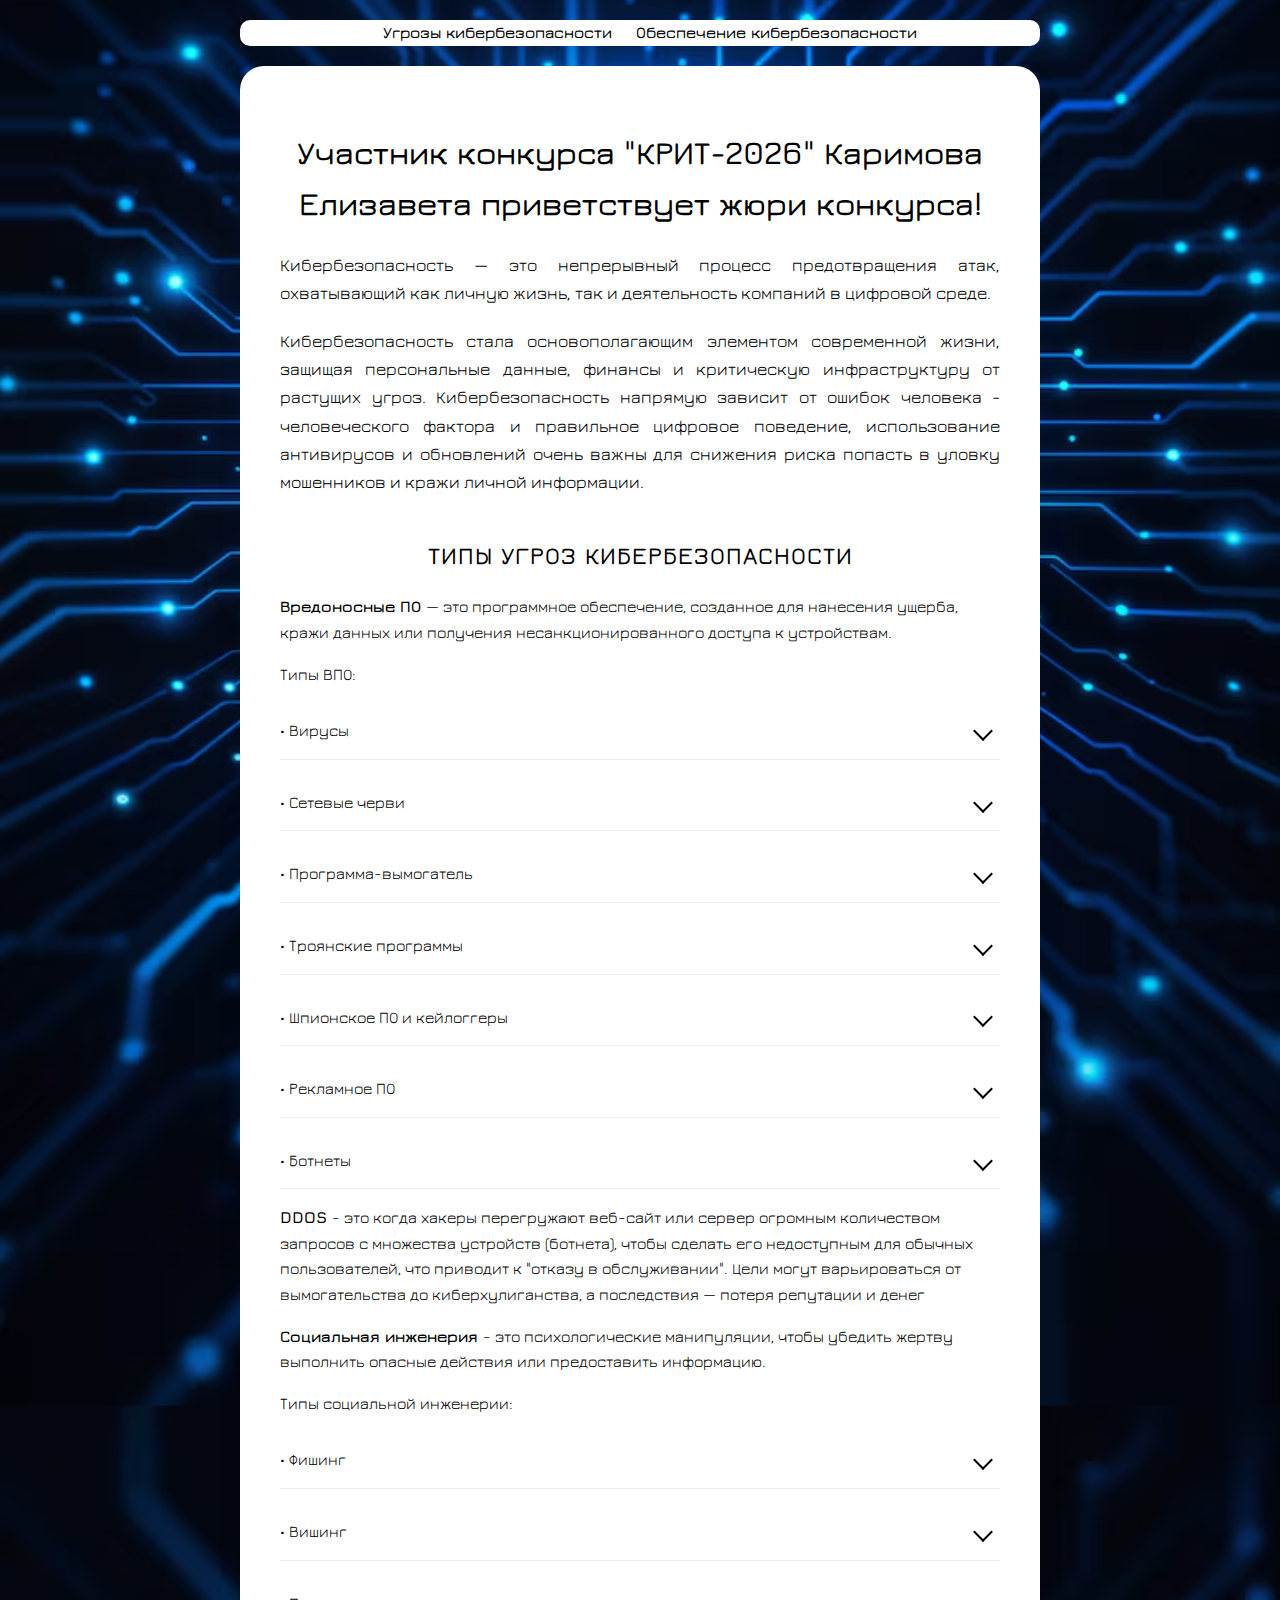
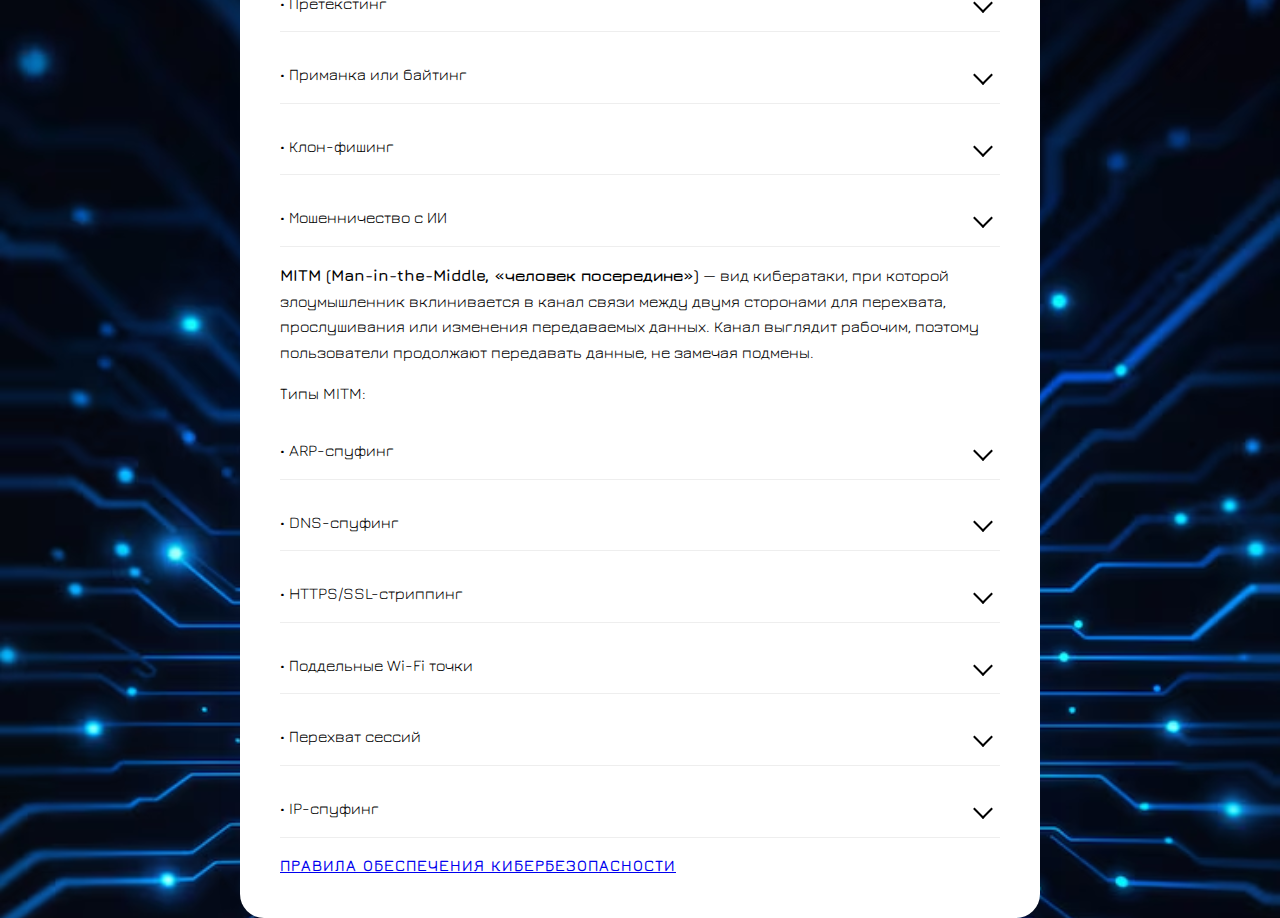
<file: index.html>
<html lang="ru">
  <head>
    <meta charset="UTF-8" />
    <meta name="viewport" content="width=device-width, initial-scale=1.0" />
    <title>Кибербезопасность — КРИТ-2026</title>

    <link rel="preconnect" href="https://fonts.googleapis.com" />
    <link rel="preconnect" href="https://fonts.gstatic.com" crossorigin />
    <link
      href="https://fonts.googleapis.com/css2?family=Jura:wght@400;700&display=swap"
      rel="stylesheet"
    />
    <link rel="stylesheet" href="style.css" />
  </head>
  <body>
    <menu>
      <ul>
        <li><a href="index.html">Угрозы кибербезопасности</a></li>
        <li><a href="rules.html">Обеспечение кибербезопасности</a></li>
      </ul>
    </menu>
    <main class="container">
      <div class="card">
        <h1 style="text-align: center; font-weight: 600">
          Участник конкурса "КРИТ-2026" Каримова Елизавета приветствует жюри
          конкурса!
        </h1>
        <p class="intro-text">
          Кибербезопасность — это непрерывный процесс предотвращения атак,
          охватывающий как личную жизнь, так и деятельность компаний в цифровой
          среде.
        </p>

        <p class="intro-text">
          Кибербезопасность стала основополагающим элементом современной жизни,
          защищая персональные данные, финансы и критическую инфраструктуру от
          растущих угроз. Кибербезопасность напрямую зависит от ошибок человека
          - человеческого фактора и правильное цифровое поведение, использование
          антивирусов и обновлений очень важны для снижения риска попасть в
          уловку мошенников и кражи личной информации.
        </p>

        <h2 class="center-title">Типы угроз кибербезопасности</h2>

        <p>
          <b>Вредоносные ПО </b>— это программное обеспечение, созданное для
          нанесения ущерба, кражи данных или получения несанкционированного
          доступа к устройствам.
        </p>

        <p>Типы ВПО:</p>

        <!-- Дроп 1 -->
        <div class="drop-item">
          <input type="checkbox" id="drop1" class="drop-input" />
          <label for="drop1" class="drop-header">
            <span>• Вирусы</span>
            <div class="arrow"></div>
          </label>
          <div class="drop-content">
            Компьютерный вирус — это вредоносная программа, способная
            самостоятельно размножаться, внедрять свои копии в код других
            файлов, системные области памяти или документы. Они наносят ущерб:
            уничтожают данные, крадут информацию, блокируют работу ПК или
            замедляют систему, распространяясь через интернет, электронную почту
            и носители.
          </div>
        </div>

        <!-- Дроп 2 -->
        <div class="drop-item">
          <input type="checkbox" id="drop2" class="drop-input" />
          <label for="drop2" class="drop-header">
            <span>• Сетевые черви</span>
            <div class="arrow"></div>
          </label>
          <div class="drop-content">
            Сетевые черви распространяются путем создания копий самостоятельно
            по локальным и глобальным компьютерным сетям, могут снизить
            продуктивность устройства, удалять файлы или даже отключать
            некоторые программы.
          </div>
        </div>

        <!-- Дроп 3 -->
        <div class="drop-item">
          <input type="checkbox" id="drop3" class="drop-input" />
          <label for="drop3" class="drop-header">
            <span>• Программа-вымогатель</span>
            <div class="arrow"></div>
          </label>
          <div class="drop-content">
            Программа-вымогатель блокирует доступ к компьютерной системе или
            предотвращает считывание записанных в нём данных, а затем требует
            выкуп для восстановления исходного состояния.
          </div>
        </div>

        <!-- Дроп 4 -->
        <div class="drop-item">
          <input type="checkbox" id="drop4" class="drop-input" />
          <label for="drop4" class="drop-header">
            <span>• Троянские программы</span>
            <div class="arrow"></div>
          </label>
          <div class="drop-content">
            Троянские программы маскируются под настоящие приложения, крадут
            информацию или получают контроль над устройством.
          </div>
        </div>

        <!-- Дроп 5 -->
        <div class="drop-item">
          <input type="checkbox" id="drop5" class="drop-input" />
          <label for="drop5" class="drop-header">
            <span>• Шпионское ПО и кейлоггеры</span>
            <div class="arrow"></div>
          </label>
          <div class="drop-content">
            Шпионское ПО и кейлоггеры крадут личные данные, следят за
            действиями, контролируют функции устройства, изменяют настройки.
          </div>
        </div>

        <div class="drop-item">
          <input type="checkbox" id="drop6" class="drop-input" />
          <label for="drop6" class="drop-header">
            <span>• Рекламное ПО</span>
            <div class="arrow"></div>
          </label>

          <div class="drop-content">
            Рекламные ПО отображают навязчивую рекламу, часто перенаправляя
            пользователя.
          </div>
        </div>

        <div class="drop-item">
          <input type="checkbox" id="drop7" class="drop-input" />
          <label for="drop7" class="drop-header">
            <span>• Ботнеты</span>
            <div class="arrow"></div>
          </label>

          <div class="drop-content">
            Ботнеты - это эараженные устройства, которые управляются хакером
            удаленно, и в дальнейшем используютя для масштабных атак, скрытого
            майнинга и кражи данных.
          </div>
        </div>

        <p>
          <b>DDOS </b>- это когда хакеры перегружают веб-сайт или сервер
          огромным количеством запросов с множества устройств (ботнета), чтобы
          сделать его недоступным для обычных пользователей, что приводит к
          "отказу в обслуживании". Цели могут варьироваться от вымогательства до
          киберхулиганства, а последствия — потеря репутации и денег
        </p>

        <p>
          <b>Социальная инженерия </b> - это психологические манипуляции, чтобы
          убедить жертву выполнить опасные действия или предоставить информацию.
        </p>
        <p>Типы социальной инженерии:</p>

        <div class="drop-item">
          <input type="checkbox" id="drop8" class="drop-input" />
          <label for="drop8" class="drop-header">
            <span>• Фишинг</span>
            <div class="arrow"></div>
          </label>

          <div class="drop-content">
            Массовые рассылки с поддельными ссылками.
          </div>
        </div>

        <div class="drop-item">
          <input type="checkbox" id="drop9" class="drop-input" />
          <label for="drop9" class="drop-header">
            <span>• Вишинг</span>
            <div class="arrow"></div>
          </label>

          <div class="drop-content">
            Телефонные звонки от "сотрудников банка".
          </div>
        </div>

        <div class="drop-item">
          <input type="checkbox" id="drop10" class="drop-input" />
          <label for="drop10" class="drop-header">
            <span>• Претекстинг</span>
            <div class="arrow"></div>
          </label>

          <div class="drop-content">
            Создание ложной истории для получения данных.
          </div>
        </div>

        <div class="drop-item">
          <input type="checkbox" id="drop11" class="drop-input" />
          <label for="drop11" class="drop-header">
            <span>• Приманка или байтинг</span>
            <div class="arrow"></div>
          </label>

          <div class="drop-content">Обещания выгоды.</div>
        </div>

        <div class="drop-item">
          <input type="checkbox" id="drop12" class="drop-input" />
          <label for="drop12" class="drop-header">
            <span>• Клон-фишинг</span>
            <div class="arrow"></div>
          </label>

          <div class="drop-content">
            Копия реального письма, но с вредоносной ссылкой.
          </div>
        </div>

        <div class="drop-item">
          <input type="checkbox" id="drop13" class="drop-input" />
          <label for="drop13" class="drop-header">
            <span>• Мошенничество с ИИ </span>
            <div class="arrow"></div>
          </label>

          <div class="drop-content">
            Использование ИИ для создания реалистичных голосовых сообщений и
            текстов.
          </div>
        </div>

        <p>
          <b>MITM (Man-in-the-Middle, «человек посередине»)</b> — вид
          кибератаки, при которой злоумышленник вклинивается в канал связи между
          двумя сторонами для перехвата, прослушивания или изменения
          передаваемых данных. Канал выглядит рабочим, поэтому пользователи
          продолжают передавать данные, не замечая подмены.
        </p>
        <p>Типы MITM:</p>

        <div class="drop-item">
          <input type="checkbox" id="drop14" class="drop-input" />
          <label for="drop14" class="drop-header">
            <span>• ARP-спуфинг</span>
            <div class="arrow"></div>
          </label>

          <div class="drop-content">
            Классический прием в локальных сетях, где злоумышленник связывает
            свой MAC-адрес с IP-адресом пользователя.
          </div>
        </div>

        <div class="drop-item">
          <input type="checkbox" id="drop15" class="drop-input" />
          <label for="drop15" class="drop-header">
            <span>• DNS-спуфинг</span>
            <div class="arrow"></div>
          </label>

          <div class="drop-content">
            Подмена DNS-записей, перенаправляющая пользователя на фишинговый
            сайт.
          </div>
        </div>

        <div class="drop-item">
          <input type="checkbox" id="drop16" class="drop-input" />
          <label for="drop16" class="drop-header">
            <span>• HTTPS/SSL-стриппинг</span>
            <div class="arrow"></div>
          </label>

          <div class="drop-content">
            Понижение соединения с безопасного HTTPS до незащищенного HTTP.
            сайт.
          </div>
        </div>

        <div class="drop-item">
          <input type="checkbox" id="drop17" class="drop-input" />
          <label for="drop17" class="drop-header">
            <span>• Поддельные Wi-Fi точки</span>
            <div class="arrow"></div>
          </label>

          <div class="drop-content">
            Понижение соединения с безопасного HTTPS до незащищенного HTTP.
            сайт.
          </div>
        </div>

        <div class="drop-item">
          <input type="checkbox" id="drop18" class="drop-input" />
          <label for="drop18" class="drop-header">
            <span>• Перехват сессий</span>
            <div class="arrow"></div>
          </label>

          <div class="drop-content">
            Угон Cookie-файлов для доступа к аккаунтам без пароля.
          </div>
        </div>
        <div class="drop-item">
          <input type="checkbox" id="drop19" class="drop-input" />
          <label for="drop19" class="drop-header">
            <span>• IP-спуфинг </span>
            <div class="arrow"></div>
          </label>

          <div class="drop-content">
            Использование поддельного IP-адреса для выдачи себя за доверенный
            узел.
          </div>
        </div>

        <a href="rules.html" class="center-title"
          >Правила обеспечения кибербезопасности</a
        >
      </div>
    </main>
  </body>
</html>
</file>
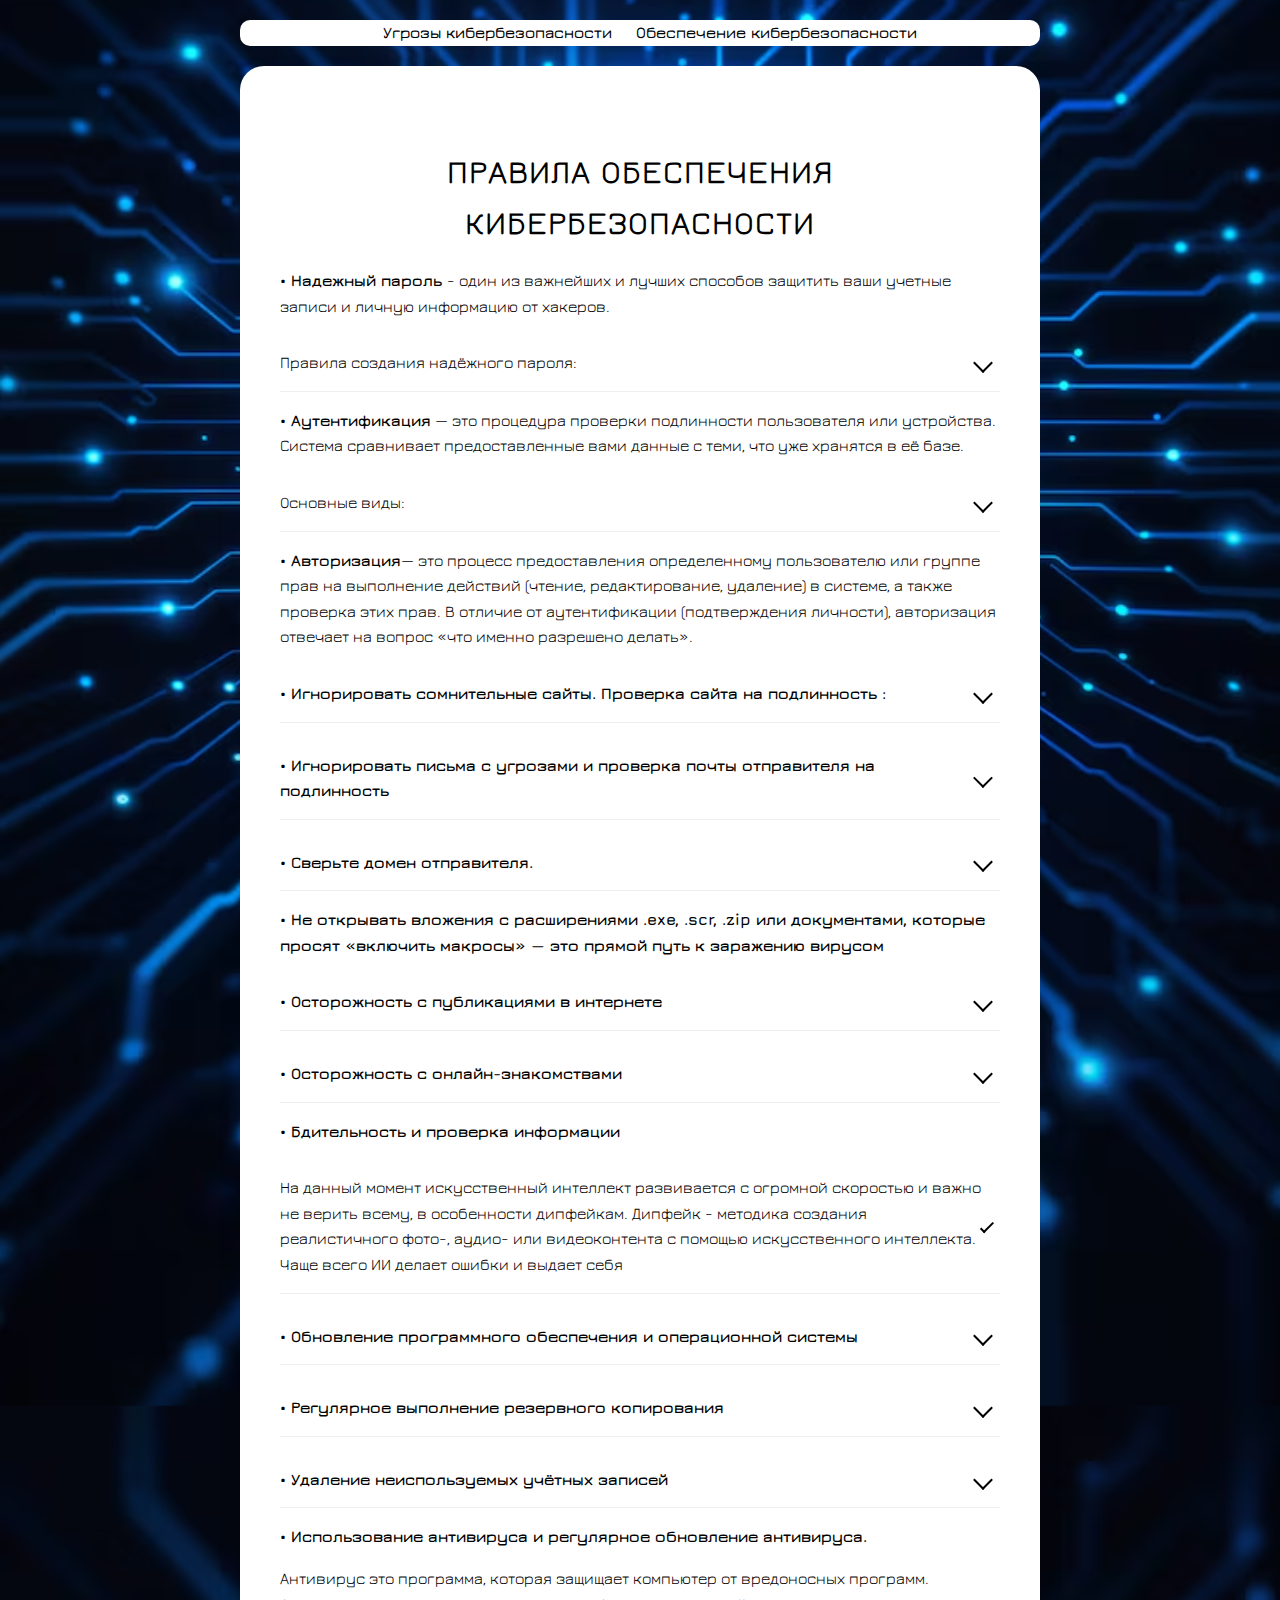
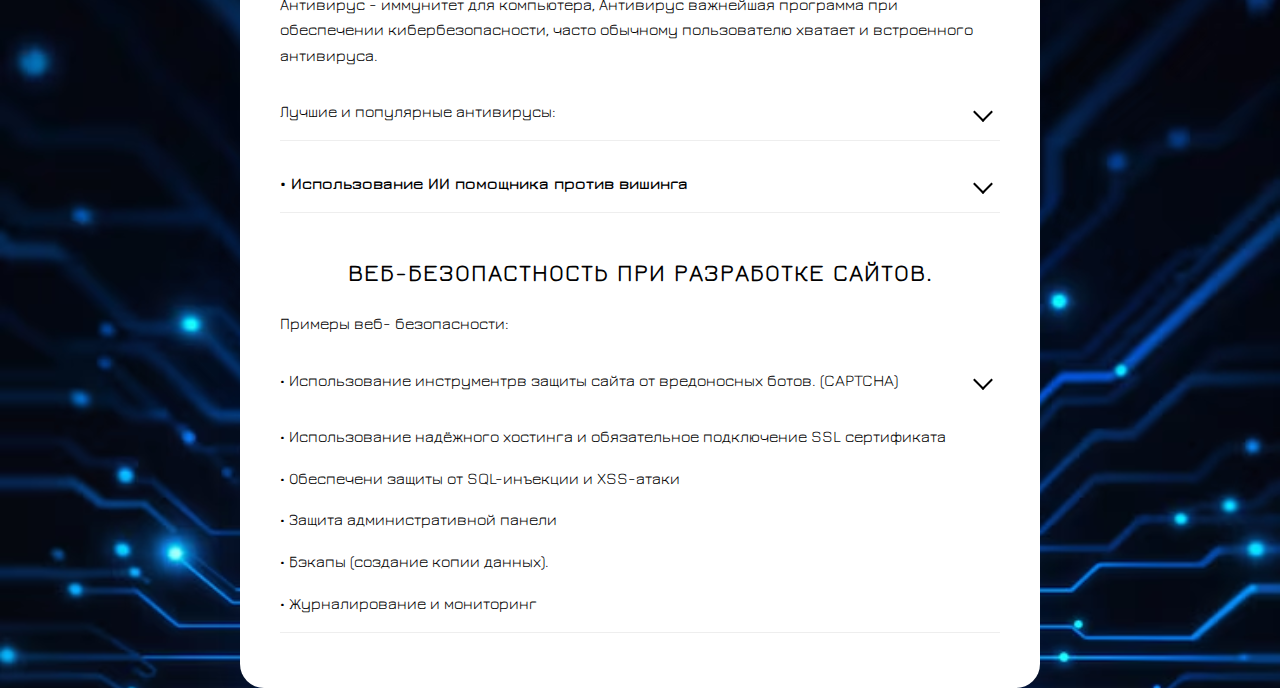
<file: rules.html>
<html lang="ru">
  <head>
    <meta charset="UTF-8" />
    <meta name="viewport" content="width=device-width, initial-scale=1.0" />
    <title>Кибербезопасность — КРИТ-2026</title>

    <link rel="preconnect" href="https://fonts.googleapis.com" />
    <link rel="preconnect" href="https://fonts.gstatic.com" crossorigin />
    <link
      href="https://fonts.googleapis.com/css2?family=Jura:wght@400;700&display=swap"
      rel="stylesheet"
    />
    <link rel="stylesheet" href="style.css" />
  </head>
  <body>
    <menu>
      <ul>
        <li><a href="index.html">Угрозы кибербезопасности</a></li>
        <li><a href="rules.html">Обеспечение кибербезопасности</a></li>
      </ul>
    </menu>
    <div class="container">
      <div class="card">
        <h1 class="center-title" style="text-align: center; font-weight: 600">
          Правила обеспечения кибербезопасности
        </h1>

        <p>
          <b>• Надежный пароль </b>- один из важнейших и лучших способов
          защитить ваши учетные записи и личную информацию от хакеров.
        </p>

        <div class="drop-item">
          <input type="checkbox" id="drop1" class="drop-input" />
          <label for="drop1" class="drop-header">
            <span>Правила создания надёжного пароля:</span>
            <div class="arrow"></div>
          </label>
          <div class="drop-content">
            <ul>
              <li>
                не использовать словарные пароли, т.е. пароли, состоящие из
                осмысленного слова, в том числе «русских» слов, напечатанных в
                «английской» раскладке. Например, «Rb,th,tpjgfcnyjcnm!» (Кибер
                безопасность!» в английской раскладке)
              </li>
              <li>
                не использовать в пароле имена, фамилии, даты рождения, или
                дургие, легко предсказуемые данные личного характера
              </li>
              <li>
                не использовать 3 и более одинаковых символов подряд (aaa, 888,
                и т.д.)
              </li>
              <li>
                не использовать 3 и более символов, расположенных на клавиатуре
                рядом (qwe, qaz, 678, fds и т.д.)
              </li>
              <li>
                не использовать легко угадываемую логику формирования пароля
                (1а2б3в)
              </li>
              <li>
                не использовать один и тот же пароль для нескольких учетных
                записей
              </li>
              <li>рекомндуемая длинна пароля не менее 12 символов</li>
              <li>
                в пароле одновременно должны быть как минимум четыре символа
                разного типа (заглавные буквы, строчные буквы, цифры,
                специальные символы)
              </li>
              <li>
                использовать генераторы паролей. Например сайт
                <a
                  target="_blank"
                  href="https://www.eset.com/ua-ru/home/generator-paroley/"
                  >Eset</a
                >
              </li>
            </ul>
          </div>
        </div>

        <p>
          <b>• Аутентификация</b> — это процедура проверки подлинности
          пользователя или устройства. Система сравнивает предоставленные вами
          данные с теми, что уже хранятся в её базе.
        </p>

        <div class="drop-item">
          <input type="checkbox" id="drop2" class="drop-input" />
          <label for="drop2" class="drop-header">
            <span>Основные виды:</span>
            <div class="arrow"></div>
          </label>
          <div class="drop-content">
            <ul>
              <li>
                Однофакторная - достаточно только пароля (самый уязвимый метод).
              </li>
              <li>
                Двухфакторная (2FA) - требует подтверждения вторым способом.
                Примеры 2FA: 1) SMS-коды/email: Самый распространенный, но менее
                надежный способ. 2) Приложения-аутентификаторы: Генерация кодов
                без интернета (Google Authenticator, Max). 3) Push-уведомления:
                Запрос на подтверждение входа на смартфоне. Аппаратные ключи:
                Физические USB-токены.
              </li>
              <li>
                Многофакторная (MFA) - использование трех и более уровней
                защиты.
              </li>
            </ul>
          </div>
        </div>

        <p>
          <b>• Авторизация</b>— это процесс предоставления определенному
          пользователю или группе прав на выполнение действий (чтение,
          редактирование, удаление) в системе, а также проверка этих прав. В
          отличие от аутентификации (подтверждения личности), авторизация
          отвечает на вопрос «что именно разрешено делать».
        </p>

        <div class="drop-item">
          <input type="checkbox" id="drop3" class="drop-input" />
          <label for="drop3" class="drop-header2">
            <b>
              • Игнорировать сомнительные сайты. Проверка сайта на подлинность
              :</b
            >
            <div class="arrow"></div>
          </label>
          <div class="drop-content">
            <ul>
              <li>
                Проверьте сайт через
                <a
                  target="_blank"
                  href="https://www.nic.ru/whois/?utm_source=google.com&utm_medium=organic&utm_campaign=google.com&utm_referrer=google.com"
                  >WHOIS</a
                >
                узнайте возраст домена, фишинговые сайты часто создаются
                незадолго до атаки.
              </li>
              <li>
                Различие в символах от оргинальной ссылки. Например: gooogle.com
                вместо google.com(разное количество "o"), faceb00k.com вместо
                facebook.com(ноль вместо "о"), mai1.ru вместо mail.ru (1 вместо
                маленькой "L"), орфографические ошибки в названии и т.д.
              </li>
              <li>
                Отсутствие HTTPS в ссылке. сайт использует незащищенный протокол
                http (вместо https), что говорит о риске передачи данных.
              </li>
              <li>
                Отсутствие "://" в ссылке после https (httpsbank.ru), наличие
                дефиса перед доменным именем (www-bank.ru).
              </li>
              <li>
                Отсутствие замка на сайте (SSL-сертификат который гарантирует
                подлинность).
              </li>
              <li>
                Устаревший вид сайта, некачественные изображения, нестыковки в
                логотипах и цветах.
              </li>
              <li>
                Отсутствие контактной информации, пользовательских соглашений,
                условий оплаты/доставки, подозрительные формы запроса данных.
              </li>
            </ul>
          </div>
        </div>

        <div class="drop-item">
          <input type="checkbox" id="drop4" class="drop-input" />
          <label for="drop4" class="drop-header2">
            <b
              >• Игнорировать письма с угрозами и проверка почты отправителя на
              подлинность</b
            >
            <div class="arrow"></div>
          </label>
          <div class="drop-content">
            Игнорируйте угрозы и не поддавайтесь спешке. Фразы в письме типа
            «Ваш аккаунт будет заблокирован через 2 часа» или «С вашего счета
            списаны деньги, подтвердите отмену»
          </div>
        </div>

        <div class="drop-item">
          <input type="checkbox" id="drop5" class="drop-input" />
          <label for="drop5" class="drop-header2">
            <b>• Сверьте домен отправителя.</b>
            <div class="arrow"></div>
          </label>
          <div class="drop-content">
            Мошенники меняют одну букву в адресе (как и в примерах поддельных
            ссылок сайтов) или используют бесплатные домены (@gmail.com) для
            «официальных» писем от банков.
          </div>
        </div>

        <p>
          <b
            >• Не открывать вложения с расширениями .exe, .scr, .zip или
            документами, которые просят «включить макросы» — это прямой путь к
            заражению вирусом</b
          >
        </p>

        <div class="drop-item">
          <input type="checkbox" id="drop6" class="drop-input" />
          <label for="drop6" class="drop-header2">
            <b>• Осторожность с публикациями в интернете</b>
            <div class="arrow"></div>
          </label>
          <div class="drop-content">
            Публикуя какую либо информацию или фото важно помнить, что эта
            ошибка может пойти против вас. например вы опубликовали фото питомца
            и подписали «Мой любимый Бобик». Мошенник использует это имя как
            ответ на секретный вопрос для сброса пароля в вашем банке.
            Злоумышленники могут использовать даже крупицы ваших данных для
            масштабных атак.
          </div>
        </div>

        <div class="drop-item">
          <input type="checkbox" id="drop7" class="drop-input" />
          <label for="drop7" class="drop-header2">
            <b>• Осторожность с онлайн-знакомствами</b>
            <div class="arrow"></div>
          </label>
          <div class="drop-content">
            Интернет-знакомые не всегда являются теми, за кого себя выдают. Они
            могут даже не являться реальными людьми. Используя поддельные
            профили в социальных сетях, злоумышленники охотятся за неосторожными
            пользователями с целью кражи их средств и личной информации. В связи
            с возросшим в последние годы количеством случаев мошенничества в
            сфере онлайн-знакомств важно сохранять бдительность при новых
            интернет знакомствах.
          </div>
        </div>

        <p>
          <b>• Бдительность и проверка информации </b>
        </p>
        <div class="drop-item">
          <input type="checkbox" id="drop8" class="drop-input" />
          <label for="drop8" class="drop-header">
            <span
              >На данный момент искусственный интеллект развивается с огромной
              скоростью и важно не верить всему, в особенности дипфейкам.
              Дипфейк - методика создания реалистичного фото-, аудио- или
              видеоконтента с помощью искусственного интеллекта. Чаще всего ИИ
              делает ошибки и выдает себя</span
            >
            <div class="arrow"></div>
          </label>
          <div class="drop-content">
            <ul>
              <li>
                Пустыми глазами, слишком частым морганием и ИИ часто не успевает
                за быстрой и сложной мимикой людей
              </li>
              <li>
                Движение губ может слегка опаздывать или не полностью
                соответствовать звукам, зубы и внутренняя часть рта — при
                генерации они часто выглядят размыто или как единая белая масса
              </li>
              <li>
                Подозрительная монотонность, отсутствие естественных вздохов или
                роботизированные интонации — признаки подделки аудио.
              </li>
              <li>
                Тени на лице могут падать не в ту сторону, где находится
                реальный источник света в комнате ИИ плохо справляется с бликами
                на линзах очков или сложной геометрией сережек, которые могут
                «прилипать» к коже или менять форму.
              </li>
            </ul>
          </div>
        </div>

        <div class="drop-item">
          <input type="checkbox" id="drop9" class="drop-input" />
          <label for="drop9" class="drop-header2">
            <b>• Обновление программного обеспечения и операционной системы</b>
            <div class="arrow"></div>
          </label>
          <div class="drop-content">
            Разработчики постоянно работают над безопасностью продуктов,
            отслеживая последние угрозы и выпуская исправления безопасности в
            случае обнаружения уязвимостей в приложениях. Используйте последние
            версии операционных систем и приложений, чтобы не пропускать свежие
            обновления безопасности. Это особенно важно для приложений,
            содержащих платежные данные, сведения о состоянии здоровья и прочую
            конфиденциальную информацию пользователя
          </div>
        </div>

        <div class="drop-item">
          <input type="checkbox" id="drop10" class="drop-input" />
          <label for="drop10" class="drop-header2">
            <b>• Регулярное выполнение резервного копирования</b>
            <div class="arrow"></div>
          </label>
          <div class="drop-content">
            Следует иметь резервные копии важной личной информации на внешних
            жестких дисках и регулярно создавать новые резервные копии.
            Резервное копирование данных помогает минимизировать негативные
            последствия атак программ-вымогателей
          </div>
        </div>

        <div class="drop-item">
          <input type="checkbox" id="drop11" class="drop-input" />
          <label for="drop11" class="drop-header2">
            <b>• Удаление неиспользуемых учётных записей</b>
            <div class="arrow"></div>
          </label>
          <div class="drop-content">
            Их наличие может стать источником уязвимостей при использовании
            интернета. Старые учетные записи часто имеют более слабые пароли, а
            сайты, на которых они использовались, могут иметь ненадежную
            политику защиты данных. По данным в старых профилях социальных сетей
            киберпреступники могут собрать о вас различные данные, например дату
            рождения и местонахождение, и использовать их для последующей атаки.
          </div>
        </div>

        <p>
          <b>• Использование антивируса и регулярное обновление антивируса. </b>
        </p>

        <p>
          Антивирус это программа, которая защищает компьютер от вредоносных
          программ. Антивирус - иммунитет для компьютера, Антивирус важнейшая
          программа при обеспечении кибербезопасности, часто обычному
          пользователю хватает и встроенного антивируса.
        </p>
        <div class="drop-item">
          <input type="checkbox" id="drop12" class="drop-input" />
          <label for="drop12" class="drop-header">
            <span>Лучшие и популярные антивирусы:</span>
            <div class="arrow"></div>
          </label>
          <div class="drop-content">
            <ul>
              <li>
                Microsoft Defender - Лучший бесплатный вариант, встроенный в
                Windows 10/1
              </li>
              <li>
                Kaspersky (Standard/Plus/Premium) - Лидер по качеству
                обнаружения угроз, комплексная защита, наличие контроля
                приложений.
              </li>
              <li>
                Dr.Web Security Space - Надежная защита, популярная для
                локальных установок
              </li>
              <li>
                Bitdefender Internet Security - Высокий уровень защиты,
                сбалансированный для домашнего и удаленного использования
              </li>
              <li>
                PRO32 Total Security - Отличное соотношение цены и качества,
                российская поддержка
              </li>
            </ul>
          </div>
        </div>

        <div class="drop-item">
          <input type="checkbox" id="drop13" class="drop-input" />
          <label for="drop13" class="drop-header2">
            <b>• Использование ИИ помощника против вишинга</b>
            <div class="arrow"></div>
          </label>

          <div class="drop-content">
            «ИИ-бабушка» — это виртуальный помощник на базе нейросетей,
            созданный для борьбы с телефонными мошенниками(вишингом). ИИ
            имитирует голос и манеру речи пожилого человека, ведет бесконечные
            бессмысленные разговоры и «забалтывает» злоумышленников, заставляя
            их тратить время впустую. Например проект Билайна: «Кибербабушка»
          </div>
        </div>
        <h2 class="center-title">Веб-безопастность при разработке сайтов.</h2>
        <p>Примеры веб- безопасности:</p>

        <div class="drop-item">
          <input type="checkbox" id="drop14" class="drop-input" />
          <label for="drop14" class="drop-header">
            <span
              >• Использование инструментрв защиты сайта от вредоносных ботов.
              (CAPTCHA)</span
            >
            <div class="arrow"></div>
          </label>

          <div class="drop-content">
            В основе любой капчи лежит простейший алгоритм, который предлагает
            различные задания посетителям сайта, а потом считывает, анализирует
            полученный ответ и выдаёт результат. Если пользователь был
            идентифицирован как человек, то он без преград продолжает
            взаимодействие с сайтом, а в случае подозрительных действий капча
            снова предложит пройти задание.
          </div>

          <p>
            • Использование надёжного хостинга и обязательное подключение SSL
            сертификата
          </p>
          <p>• Обеспечени защиты от SQL-инъекции и XSS-атаки</p>
          <p>• Защита административной панели</p>
          <p>• Бэкапы (создание копии данных).</p>
          <p>• Журналирование и мониторинг</p>
        </div>
      </div>
    </div>
  </body>
</html>
</file>
<file: style.css>
:root {
  --bg-color: #8cbbbd;
  --card-bg: #ffffff;
  --text-color: #000000;
  --transition: all 0.3s cubic-bezier(0.4, 0, 0.2, 1);
}

body {
  margin: 0;
  height: 100vh;
  background-image: url("public/bg.avif");
  background-size: cover;
  background-position: center;
  background-repeat: repeat;
  font-family: "Jura", sans-serif;
  color: var(--text-color);

  padding: 20px;
  display: flex;
  flex-direction: column;
  align-items: center;
  line-height: 1.6;
}

menu {
  list-style-type: none;
  padding: 0;
  margin: 0;
  background-color: #ffffff;
  width: 800px;
  border-radius: 10px;
  display: flex;
  justify-content: center;
}

menu li {
  display: inline;
  margin-right: 20px;
  font-weight: 600;
}

menu a {
  text-decoration: none;
  color: #000;
}

menu a:hover {
  text-decoration: none;
  color: #2f00a5;
}

.container {
  max-width: 800px;
  width: 100%;
}

.card {
  background: var(--card-bg);
  border-radius: 24px;
  padding: 40px;
  box-shadow: 0 10px 30px rgba(0, 0, 0, 0.05);
  margin-top: 20px;
  transition: var(--transition);
}

h1,
h2 {
  text-align: center;
  font-weight: 600;
}

.intro-text {
  font-size: 1.1rem;
  margin-bottom: 20px;
  text-align: justify;
}

.center-title {
  text-align: center;
  margin: 40px 0 20px;
  text-transform: uppercase;
  letter-spacing: 1px;
  font-weight: 600;
}

.drop-item {
  margin-bottom: 15px;
  border-bottom: 1px solid #eee;
}

.drop-header {
  display: flex;
  justify-content: space-between;
  align-items: center;
  cursor: pointer;
  padding: 15px 0;
  font-weight: 400;
  transition: var(--transition);
}

.drop-header2 {
  display: flex;
  justify-content: space-between;
  align-items: center;
  cursor: pointer;
  padding: 15px 0;
  font-weight: 500;
  transition: var(--transition);
}

.drop-header:hover {
  opacity: 0.7;
}

.a {
  color: var(--text-color);
  align-items: center;
}
a:visited {
  color: rgb(44, 44, 44);
  align-items: center;
}

.arrow {
  width: 12px;
  height: 12px;
  border-right: 2px solid black;
  border-bottom: 2px solid black;
  transform: rotate(45deg);
  transition: var(--transition);
  margin-right: 10px;
}

.drop-content {
  max-height: 0;
  overflow: auto;
  transition: var(--transition);
  font-size: 0.95rem;
  color: #333;
  padding-bottom: 0;
}

.drop-input {
  display: none;
}

.drop-input:checked ~ .drop-content {
  max-height: 300px;
  padding-bottom: 15px;
}

.drop-input:checked ~ .drop-header .arrow {
  transform: rotate(-135deg);
  margin-top: 5px;
}

@media (max-width: 600px) {
  .card {
    padding: 20px;
  }
}
</file>
